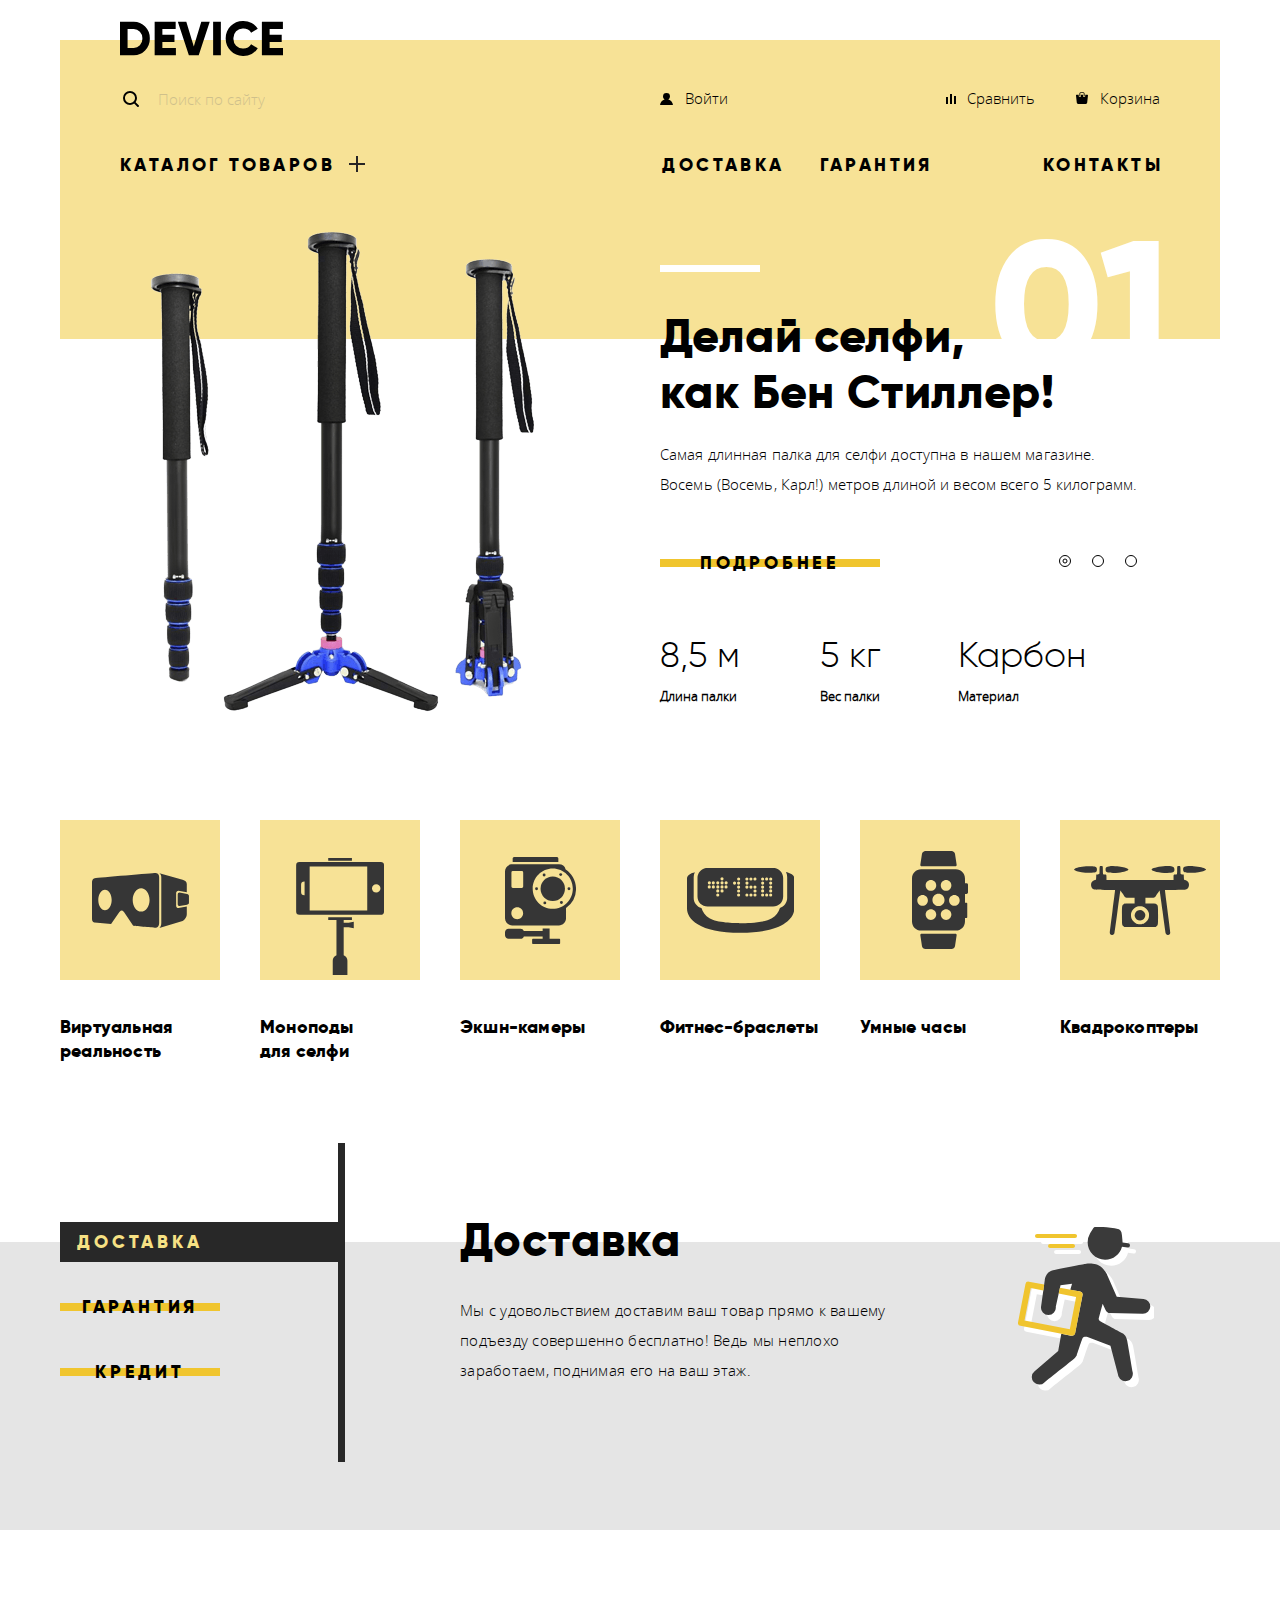
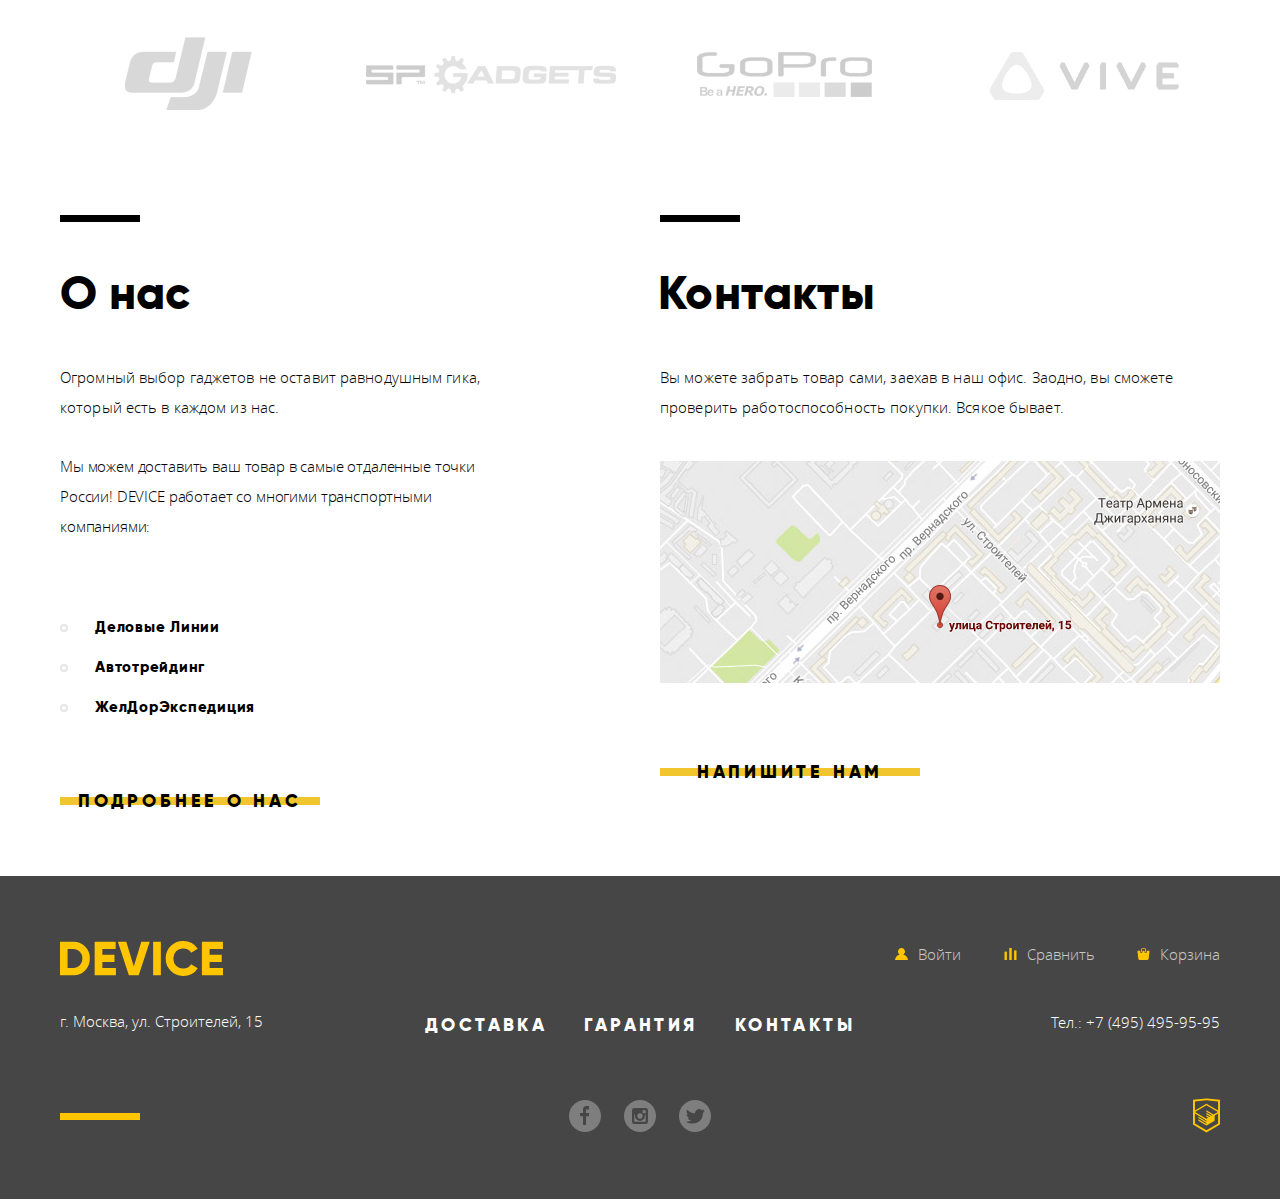
<file: index.html>
<!DOCTYPE html>
<html lang="ru">
  <head>
    <meta charset="utf-8">
    <link rel="stylesheet" href="./css/style.min.css">
    <title>Девайс: магазин гатжетов</title>
  </head>
  <body class="main-page">

    <div style="display: none;">
      <svg xmlns="http://www.w3.org/2000/svg" xmlns:xlink="http://www.w3.org/1999/xlink"><defs>
    <style>.cls-1{fill-rule:evenodd}</style>
  </defs><symbol id="basket" viewbox="0 0 12 12">
<g>
  <path d="M11.864,3.017c-0.082-0.098-0.203-0.154-0.327-0.154H9.225V4.09c0,0.563-0.484,1.022-1.08,1.022c-0.594,0-1.078-0.458-1.078-1.022V2.863H4.909V4.09c0,0.563-0.485,1.022-1.08,1.022c-0.595,0-1.078-0.458-1.078-1.022V2.863H0.438c-0.125,0-0.243,0.056-0.327,0.154C0.028,3.115-0.012,3.245,0.003,3.375l0.776,7.134c0.015,0.806,0.642,1.455,1.411,1.455h7.595c0.77,0,1.396-0.649,1.411-1.455l0.776-7.134C11.987,3.245,11.946,3.115,11.864,3.017z"></path>
  <path d="M3.829,4.499c0.239,0,0.433-0.184,0.433-0.409V1.84c0-0.632,0.672-1.022,1.295-1.022h1.079c0.655,0,1.078,0.401,1.078,1.022v2.25c0,0.225,0.194,0.409,0.431,0.409c0.239,0,0.433-0.184,0.433-0.409V1.84C8.577,0.773,7.761,0,6.636,0H5.557C4.367,0,3.398,0.826,3.398,1.84v2.25C3.398,4.315,3.592,4.499,3.829,4.499z"></path>
</g>
</symbol><symbol id="compare" viewbox="0 0 10 10">
<rect x="8" y="2" width="1.984" height="8"></rect>
<rect y="3" width="1.984" height="7"></rect>
<rect x="4" width="2" height="10"></rect>
</symbol><symbol id="logo-html-academy" viewbox="0 0 26.943 34.09">
  <path d="M13.62,0.017L13.472,0L0,1.412v24.661l13.473,8.017l13.43-7.99l0.042-0.025V1.412L13.62,0.017z M25.019,12.127L13.495,5.334 L13.494,5.23l-0.087,0.05l-0.088-0.056v0.109L1.925,12.118V3.147l11.548-1.212l11.547,1.212V12.127z M13.405,6.787L24.923,13.5 l-4.479,2.64l-7.093-4.221l-0.014,1.415l5.904,3.513l-0.86,0.507l-5.03-2.992l-0.014,1.415l3.827,2.275l-0.782,0.523l-3.031-1.787 l-0.014,1.413l1.853,1.091l-1.8,1.081L2.034,13.622L13.405,6.787z M1.925,15.127l11.411,6.791l0.016,1.044L5.41,18.234L5.395,19.65 l7.979,4.795l0.018,1.076l-7.973-4.74l-0.013,1.414l8.021,4.822l0.046,0.025l8.143-4.872l-0.011-5.177l3.415-2.036v10.021 L13.472,31.85L1.925,24.979V15.127z"></path>
</symbol><symbol id="logo" viewbox="0 0 163 35">
  
  <path id="_-e-logo" d="M-.151.702v33.6h13.532a15.72 15.72 0 0 0 11.72-4.824 16.458 16.458 0 0 0 4.712-11.976 16.458 16.458 0 0 0-4.712-11.976A15.723 15.723 0 0 0 13.381.702H-.151zM7.582 26.91V8.091h5.8a8.646 8.646 0 0 1 6.5 2.568 9.407 9.407 0 0 1 2.489 6.84 9.406 9.406 0 0 1-2.489 6.84 8.642 8.642 0 0 1-6.5 2.568h-5.8zm34.8-5.952h12.082v-7.3H42.378V8.091h13.291V.702H34.645v33.6H55.91V26.91H42.378v-5.952zm36.343 13.344L89.744.702h-8.458l-7.491 24.72L66.304.702h-8.457l11.019 33.6h9.859zm14.4 0h7.733V.702h-7.733v33.6zm38.615-1.416a15.506 15.506 0 0 0 6.041-5.688l-6.67-3.84a7.482 7.482 0 0 1-3.165 3.024 9.87 9.87 0 0 1-4.664 1.1 9.595 9.595 0 0 1-7.177-2.736 9.909 9.909 0 0 1-2.682-7.248 9.909 9.909 0 0 1 2.682-7.248 9.595 9.595 0 0 1 7.177-2.736 9.897 9.897 0 0 1 4.639 1.08 7.592 7.592 0 0 1 3.19 3.048l6.67-3.84a15.873 15.873 0 0 0-6.09-5.688 17.42 17.42 0 0 0-8.409-2.088c-9.779-.272-17.797 7.691-17.591 17.472-.208 9.781 7.809 17.747 17.588 17.476a17.52 17.52 0 0 0 8.458-2.088zm17.881-11.928h12.082v-7.3h-12.085V8.091h13.29V.702h-21.023v33.6h21.265V26.91h-13.532v-5.952z" class="cls-1" data-name="-e-logo"></path>
</symbol><symbol id="user" viewbox="0 0 13 12">
<path d="M0.032,12h12.937c-0.163-2.643-2.074-4.837-4.671-5.543C9.306,5.846,9.985,4.75,9.985,3.485C9.985,1.561,8.425,0,6.5,0S3.015,1.561,3.015,3.485c0,1.264,0.68,2.361,1.688,2.972C2.106,7.163,0.194,9.357,0.032,12z"></path>
</symbol></svg>
    </div>

    <header class="header">
      <nav class="header__navigation">
        <a class="header__logo" aria-label="Логотип компании"><svg width="163" height="35"><use xlink:href="#logo"></use></svg></a>
        <div class="header__top-container">
          <form class="header__form" action="https://echo.htmlacademy.ru" method="GET">
            <input class="header__search" type="search" placeholder="Поиск по сайту">
            <button class="header__search-btn" type="submit">Найти</button>
          </form>
          <ul class="header__user-menu">
            <li class="header__user"><a href="login.html">Войти</a></li>
            <li class="header__compare"><a href="compare.html">Сравнить</a></li>
            <li class="header__backet"><a href="basket.html">Корзина</a></li>
          </ul>
        </div>
        <ul class="header__main-menu">
          <li class="header__item-catalog">
            <a class="header__catalog-link" href="catalog.html">Каталог товаров</a>
            <ul class="catalog-menu catalog-menu--positioner">
              <li><a href="virtual-reality.html">Виртуальная реальность</a></li>
              <li><a href="fitness-braslets.html">Фитнес-браслеты</a></li>
              <li><a href="quadracopters.html">Квадрокоптеры</a></li>
              <li class="catalog-menu__working-link"><a href="monopods-for-selfie.html">Моноподы для селфи</a></li>
              <li><a href="smart-watch.html">Умные часы</a></li>
              <li><a href="action-cameras.html">Экшн-камеры</a></li>
            </ul>
          </li>
          <li><a href="delivery.html">Доставка</a></li>
          <li><a href="warranty.html">Гарантия</a></li>
          <li><a href="contacts.html">Контакты</a></li>
        </ul>
      </nav>
    </header>

    <main>
      <h1 class="visually-hidden">Большой выбор гаджетов в нашем магазине</h1>

      <div class="offer">
        <input class="visually-hidden offer__product-1" id="product-1" type="radio" name="offer-toggle" checked="">
        <input class="visually-hidden offer__product-2" id="product-2" type="radio" name="offer-toggle">
        <input class="visually-hidden offer__product-3" id="product-3" type="radio" name="offer-toggle">

        <ol class="offer__box-slider">
          <li><label class="offer__btn-slider" for="product-1">Первый слайд</label></li>
          <li><label class="offer__btn-slider" for="product-2">Второй слайд</label></li>
          <li><label class="offer__btn-slider" for="product-3">Третий  слайд</label></li>
        </ol>

        <ol class="offer__list">
          <li class="offer__item">
            <h2 class="visually-hidden">Самая длинная палка для селфи</h2>
            <a class="offer__image" href="selfie-monopod.html"><img src="img/offer-1.png" width="384" height="486" alt="Селфи палка"></a>
            <div class="offer__container">
              <p class="offer__title">Делай селфи,<br> как Бен Стиллер!</p>
              <p class="offer__text offer__text--first-slide">Самая длинная палка для селфи доступна в нашем магазине. Восемь (Восемь, Карл!) метров длиной и весом всего 5 килограмм.</p>
              <a class="offer__more btn" href="selfie-monopod.html">Подробнее</a>
              <table class="offer__table">
                <caption class="visually-hidden">Информация о селфи палке - восемь метров</caption>
                <tr>
                  <td>8,5 м</td>
                  <td>5 кг</td>
                  <td>Карбон</td>
                </tr>
                <tr>
                  <th>Длина палки</th>
                  <th>Вес палки</th>
                  <th>Материал</th>
                </tr>
              </table>
            </div>
          </li>

          <li class="offer__item">
            <h2 class="visually-hidden">Фитнес браслеты</h2>
            <a class="offer__image offer__image--watch" href="smart-watch.html"><img src="img/offer-2.png" width="345" height="485" alt="Фитнес-браслеты"></a>
            <div class="offer__container">
              <p class="offer__title">Худеем <br> правильно!</p>
              <p class="offer__text">Мотивирующие фитнес-браслеты помогут найти в себе силы не&nbsp;пропускать занятия и соблюдать диету.</p>
              <a class="offer__more btn" href="smart-watch.html">Подробнее</a>
              <table class="offer__table">
                <caption class="visually-hidden">Информация о фитнес браслетах</caption>
                <tr>
                  <td>48 часов</td>
                </tr>
                <tr>
                  <th>Без подзарядки</th>
                </tr>
              </table>
            </div>
          </li>

          <li class="offer__item">
            <h2 class="visually-hidden">Квадракоптер с замаскированным лазером</h2>
            <a class="offer__image offer__image--quadracopter" href="quadracopters.html"><img src="img/offer-3.png" width="526" height="334" alt="Квадракоптер"></a>
            <div class="offer__container">
              <p class="offer__title">Порхает как бабочка, жалит как пчела!</p>
              <p class="offer__text">Этот обычный, на первый взгляд, квадрокоптер оснащен мощным&nbsp;лазером, замаскированным под стандартную камеру.</p>
              <a class="offer__more btn" href="quadracopters.html">Подробнее</a>
              <table class="offer__table">
                <caption class="visually-hidden">Информация о квадракоптере</caption>
                <tr>
                  <td>800 м</td>
                  <td>50 м</td>
                </tr>
                <tr>
                  <th>Дальность полета</th>
                  <th>Радиус поражения</th>
                </tr>
              </table>
            </div>
          </li>

        </ol>
      </div>

      <section class="categories">
        <h2 class="visually-hidden">Категории товара</h2>
        <ul class="categories__list">

          <li class="categories__item">
            <a href="virtual-reality.html">
            <div class="categories__wrap">
              <img class="categories__img" src="./img/virtual-reality.svg" width="97" height="55" alt="Виртуальная реальность">
            </div>
            <h3 class="categories__title">Виртуальная реальность</h3>
            </a>
          </li>

          <li class="categories__item">
            <a href="monopods-for-selfie.html">
              <div class="categories__wrap categories__wrap--selfie">
                <img class="categories__img" src="./img/monopods-for-selfie.svg" width="88" height="117" alt="Моноподы для селфи">
              </div>
              <h3 class="categories__title">Моноподы для&nbsp;селфи</h3>
            </a>
          </li>

          <li class="categories__item">
            <a href="action-cameras.html">
              <div class="categories__wrap">
                <img class="categories__img" src="./img/action-cameras.svg" width="71" height="87" alt="Экшн-камеры">
              </div>
              <h3 class="categories__title">Экшн-камеры</h3>
            </a>
          </li>

          <li class="categories__item">
            <a href="fitness-braslets.html">
              <div class="categories__wrap">
                <img class="categories__img" src="./img/fitness-braslet.svg" width="107" height="65" alt="Фитнес-браслеты">
              </div>
              <h3 class="categories__title">Фитнес-браслеты</h3>
            </a>
          </li>

          <li class="categories__item">
            <a href="smart-watch.html">
              <div class="categories__wrap">
                <img class="categories__img" src="./img/smart-watch.svg" width="56" height="98" alt="Умные часы">
              </div>
              <h3 class="categories__title">Умные часы</h3>
            </a>
          </li>

          <li class="categories__item">
            <a href="quadracopters.html">
              <div class="categories__wrap">
                <img class="categories__img" src="./img/quadracopters.svg" width="132" height="69" alt="Квадрокоптеры">
              </div>
              <h3 class="categories__title">Квадрокоптеры</h3>
            </a>
          </li>

        </ul>
      </section>

      <section class="servises">
        <h2 class="visually-hidden">Информация о наших сервисах</h2>

        <input class="visually-hidden servises__item-1" id="servises-1" type="radio" name="servises-item" checked="">
        <input class="visually-hidden servises__item-2" id="servises-2" type="radio" name="servises-item">
        <input class="visually-hidden servises__item-3" id="servises-3" type="radio" name="servises-item">

        <div class="servises__container">
          <ul class="servises__list">
            <li class="servises__item servises__item--delivery servises__item--current">
              <label class="servises__label" for="servises-1"><a class="servises__btn btn">Доставка</a></label>
            </li>
            <li class="servises__item servises__item--warranty">
              <label class="servises__label" for="servises-2"><a class="servises__btn btn">Гарантия</a></label>
            </li>
            <li class="servises__item servises__item--credit">
              <label class="servises__label" for="servises-3"><a class="servises__btn btn">Кредит</a></label>
            </li>
          </ul>

          <div class="servises__info-block">
            <div class="servises__wrapper servises__wrapper--delivery" id="servises__delivery">
              <p class="servises__like-h1">Доставка</p>
              <p class="servises__text">Мы с удовольствием доставим ваш товар прямо к вашему подъезду совершенно бесплатно! Ведь мы неплохо заработаем, поднимая его на ваш этаж.</p>
            </div>
            <div class="servises__wrapper servises__wrapper--guarantee" id="servises__guaranty">
              <p class="servises__like-h1">Гарантия</p>
              <p class="servises__text">Если из-за возгорания купленного у нас товара у вас сгорит дом — не переживайте, мы выдадим вам новый.</p>
              <p class="servises__text servises__text--carry-line">Товар, не дом, конечно же.</p>
            </div>
            <div class="servises__wrapper servises__wrapper--credit" id="servises__credit">
              <p class="servises__like-h1">Кредит</p>
              <p class="servises__text">Залезть в долговую яму стало проще! Кредитные консультанты подберут для вас наиболее выгодные условия кредита. Выгодные для нашего банка, разумеется.</p>
            </div>
          </div>
        </div>
      </section>

      <section class="brands">
        <h2 class="visually-hidden">Наши бренды</h2>
        <ul class="brands__list">
          <li class="brands__item"><a class="brands__dji" href="dji.html"><img src="img/dji-logo.png" alt="Логотип компании Dji"></a></li>
          <li class="brands__item"><a class="brands__sp" href="sp-gatgets.html"><img src="img/sp-gatgets-logo.png" alt="Логотип компании sp-gatgets"></a></li>
          <li class="brands__item"><a class="brands__go-pro" href="go-pro.html"><img src="img/go-pro-logo.png" alt="Логотип компании go-pro"></a></li>
          <li class="brands__item"><a class="brands__vive" href="vive.html"><img src="img/vive-logo.png" alt="Логотип компании vive"></a></li>
        </ul>
      </section>

      <div class="info-container">
        <section class="about-us">
          <h2 class="about-us__like-h1">О нас</h2>
          <p>Огромный выбор гаджетов не оставит равнодушным гика, который есть в каждом из нас.</p>
          <p>Мы можем доставить ваш товар в самые отдаленные точки России! DEVICE работает со многими транспортными компаниями:</p>
          <ul class="about-us__list-info">
            <li class="about-us__item">Деловые Линии</li>
            <li class="about-us__item">Автотрейдинг</li>
            <li class="about-us__item">ЖелДорЭкспедиция</li>
          </ul>
          <a class="about-us__btn btn" href="about-us.html">Подробнее о нас</a>
        </section>

        <section class="contacts">
          <h2 class="contacts__like-h1">Контакты</h2>
          <p>Вы можете забрать товар сами, заехав в наш офис. Заодно, вы сможете проверить работоспособность покупки. Всякое бывает.</p>
          <a class="contacts__map" href="https://www.google.com/maps"><img src="img/map.jpg" width="560" height="222" alt="Мы на карте"></a>
          <a class="contacts__btn btn" href="write-us.html">Напишите нам</a>
        </section>
      </div>
    </main>

    <footer class="footer">
      <div class="footer__wrapper">
        <div class="footer__left-container">
          <a class="footer__logo" href="index.html"><svg width="163" height="35"><use xlink:href="#logo"></use></svg></a>
          <p class="footer__address">г. Москва, ул. Строителей, 15 </p>
        </div>

        <div class="footer__center-container">
          <ul class="footer__menu-list">
            <li class="footer__menu-item"><a href="delivery.html">Доставка</a></li>
            <li class="footer__menu-item"><a href="warranty.html">Гарантия</a></li>
            <li class="footer__menu-item"><a href="contacts.html">Контакты</a></li>
          </ul>
          <ul class="footer__social-list">
            <li class="footer__social-item footer__social-item--facebook"><a href="facebook.com"><span class="visually-hidden">Фейсбук</span></a></li>
            <li class="footer__social-item footer__social-item--instagram"><a href="instagram.com"><span class="visually-hidden">Инстаграмм</span></a></li>
            <li class="footer__social-item footer__social-item--twitter"><a href="tvitter.com"><span class="visually-hidden">Твиттер</span></a></li>
          </ul>
        </div>
        <div class="footer__right-container">
          <ul class="footer__user-menu">
            <li class="footer__item-login"><a href="login.html"><svg width="13" height="12"><use xlink:href="#user"></use></svg><span>Войти</span></a></li>
            <li class="footer__item-compare"><a href="compare.html"><svg width="13" height="12"><use xlink:href="#compare"></use></svg><span>Сравнить</span></a></li>
            <li class="footer__item-basket"><a href="basket.html"><svg width="13" height="12"><use xlink:href="#basket"></use></svg><span>Корзина</span></a></li>
          </ul>
          <a class="footer__telephone" href="tel:+74954959595">Тел.: +7 (495) 495-95-95</a>
          <a class="logo-html-academy" href="https://htmlacademy.ru/intensive/htmlcss">
            <svg width="27" height="35"><use xlink:href="#logo-html-academy"></use></svg>
            <span class="visually-hidden">Данная ссылка ведёт на Профессиональный онлайн‑курс HTML и CSS, уровень 1. От HTMLAcaemy</span>
          </a>
        </div>
      </div>
    </footer>

    <section class="popup-feedback">
      <h2 class="visually-hidden">Форма обратной связи</h2>
      <form class="popup-feedback__form" action="https://echo.htmlacademy.ru" method="POST" enctype="application/x-www-form-urlencoded">
        <p class="popup-feedback__paragraph">
          <label for="feedback-name">Ваше имя:</label>
          <input class="popup-feedback__input-name" type="text" name="feedback-name" id="feedback-name" placeholder="Имя Фамилия" aria-label="Введите ваше имя">
        </p>

        <p class="popup-feedback__paragraph">
          <label for="feedback-email">Ваш e-mail:</label>
          <input class="popup-feedback__input-email" type="email" name="feedback-email" id="feedback-email" placeholder="email@example.com" aria-label="Введите вашу почту">
        </p>

        <p class="popup-feedback__paragraph">
          <label for="feedback-text">Текст письма:</label>
          <textarea class="popup-feedback__textarea" name="feedback-text" id="feedback-text" placeholder="В свободной форме" aria-label="Введите текст вашего сообщение"></textarea>
        </p>

        <button class="popup-feedback__btn-send btn" type="submit">Отправить</button>
        <button class="popup-feedback__btn-close" type="button">Закрыть</button>
      </form>
    </section>

    <section class="popup-map">
      <h2 class="visually-hidden">Мы на карте</h2>
      <iframe class="popup-map__google" src="https://www.google.com/maps/embed?pb=!1m18!1m12!1m3!1d505145.0067461913!2d114.79135105159949!3d-8.455996498779978!2m3!1f0!2f0!3f0!3m2!1i1024!2i768!4f13.1!3m3!1m2!1s0x2dd22f7520fca7d3%3A0x2872b62cc456cd84!2sBali!5e0!3m2!1sen!2sua!4v1553933409165!5m2!1sen!2sua" width="960" height="559" allowfullscreen=""></iframe>
      <a class="popup-map__image" href="https://www.google.com/maps"><img src="img/map-popup.jpg" width="960" height="559" alt="Карта с нашими координатами: улица Строителей, 15"></a>
      <button class="popup-map__close" type="button">Закрыть</button>
    </section>


    <script src="./js/main.min.js"></script>
  </body>
</html>
</file>
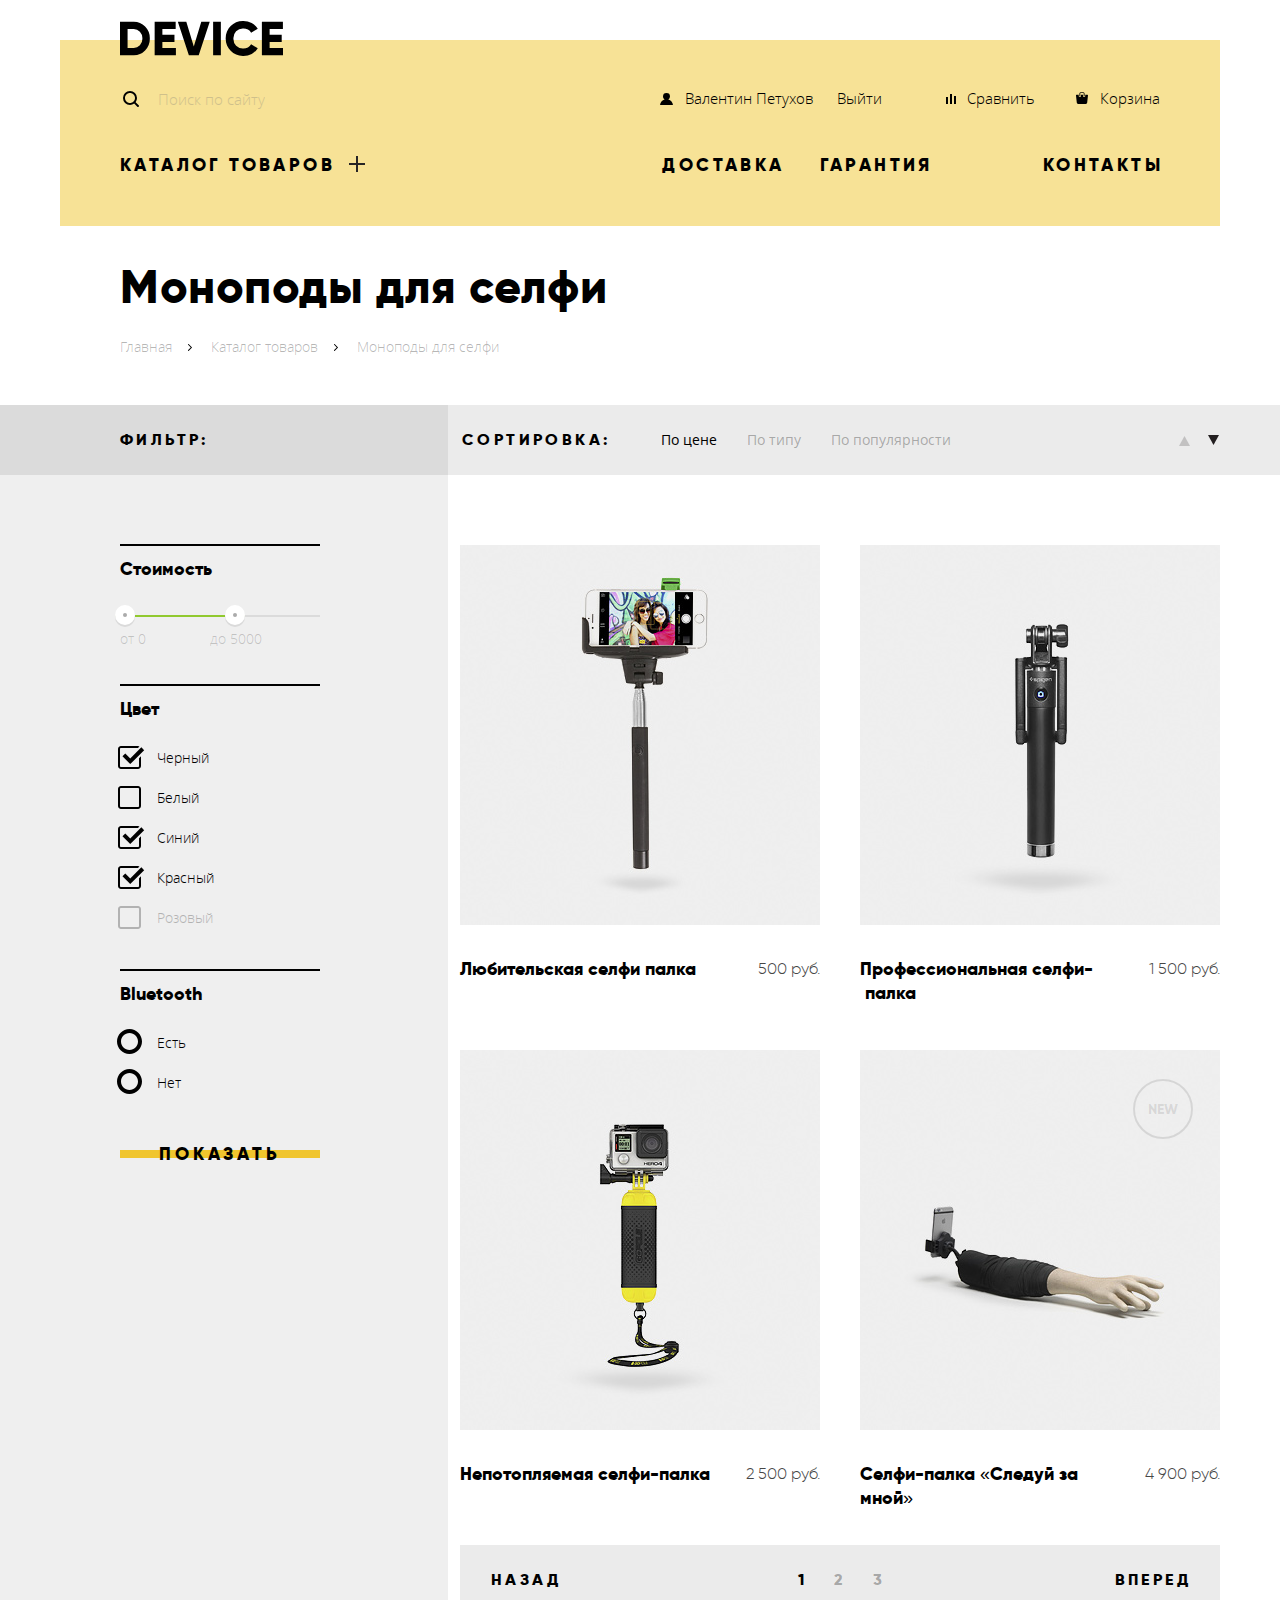
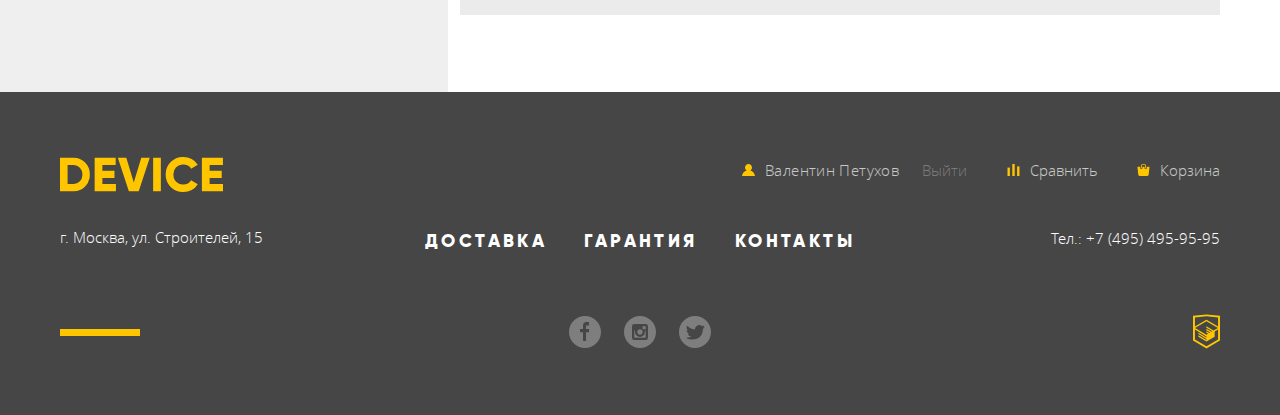
<file: monopods-for-selfie.html>
<!DOCTYPE html>
<html lang="ru">
  <head>
    <meta charset="UTF-8">
    <link rel="stylesheet" href="css/style.min.css">
    <title>Девайс: магазин гатжетов</title>
  </head>
  <body class="catalog-page">

    <div style="display: none;">
      <svg xmlns="http://www.w3.org/2000/svg" xmlns:xlink="http://www.w3.org/1999/xlink"><defs>
    <style>.cls-1{fill-rule:evenodd}</style>
  </defs><symbol id="basket" viewbox="0 0 12 12">
<g>
  <path d="M11.864,3.017c-0.082-0.098-0.203-0.154-0.327-0.154H9.225V4.09c0,0.563-0.484,1.022-1.08,1.022c-0.594,0-1.078-0.458-1.078-1.022V2.863H4.909V4.09c0,0.563-0.485,1.022-1.08,1.022c-0.595,0-1.078-0.458-1.078-1.022V2.863H0.438c-0.125,0-0.243,0.056-0.327,0.154C0.028,3.115-0.012,3.245,0.003,3.375l0.776,7.134c0.015,0.806,0.642,1.455,1.411,1.455h7.595c0.77,0,1.396-0.649,1.411-1.455l0.776-7.134C11.987,3.245,11.946,3.115,11.864,3.017z"></path>
  <path d="M3.829,4.499c0.239,0,0.433-0.184,0.433-0.409V1.84c0-0.632,0.672-1.022,1.295-1.022h1.079c0.655,0,1.078,0.401,1.078,1.022v2.25c0,0.225,0.194,0.409,0.431,0.409c0.239,0,0.433-0.184,0.433-0.409V1.84C8.577,0.773,7.761,0,6.636,0H5.557C4.367,0,3.398,0.826,3.398,1.84v2.25C3.398,4.315,3.592,4.499,3.829,4.499z"></path>
</g>
</symbol><symbol id="compare" viewbox="0 0 10 10">
<rect x="8" y="2" width="1.984" height="8"></rect>
<rect y="3" width="1.984" height="7"></rect>
<rect x="4" width="2" height="10"></rect>
</symbol><symbol id="logo-html-academy" viewbox="0 0 26.943 34.09">
  <path d="M13.62,0.017L13.472,0L0,1.412v24.661l13.473,8.017l13.43-7.99l0.042-0.025V1.412L13.62,0.017z M25.019,12.127L13.495,5.334 L13.494,5.23l-0.087,0.05l-0.088-0.056v0.109L1.925,12.118V3.147l11.548-1.212l11.547,1.212V12.127z M13.405,6.787L24.923,13.5 l-4.479,2.64l-7.093-4.221l-0.014,1.415l5.904,3.513l-0.86,0.507l-5.03-2.992l-0.014,1.415l3.827,2.275l-0.782,0.523l-3.031-1.787 l-0.014,1.413l1.853,1.091l-1.8,1.081L2.034,13.622L13.405,6.787z M1.925,15.127l11.411,6.791l0.016,1.044L5.41,18.234L5.395,19.65 l7.979,4.795l0.018,1.076l-7.973-4.74l-0.013,1.414l8.021,4.822l0.046,0.025l8.143-4.872l-0.011-5.177l3.415-2.036v10.021 L13.472,31.85L1.925,24.979V15.127z"></path>
</symbol><symbol id="logo" viewbox="0 0 163 35">
  
  <path id="_-e-logo" d="M-.151.702v33.6h13.532a15.72 15.72 0 0 0 11.72-4.824 16.458 16.458 0 0 0 4.712-11.976 16.458 16.458 0 0 0-4.712-11.976A15.723 15.723 0 0 0 13.381.702H-.151zM7.582 26.91V8.091h5.8a8.646 8.646 0 0 1 6.5 2.568 9.407 9.407 0 0 1 2.489 6.84 9.406 9.406 0 0 1-2.489 6.84 8.642 8.642 0 0 1-6.5 2.568h-5.8zm34.8-5.952h12.082v-7.3H42.378V8.091h13.291V.702H34.645v33.6H55.91V26.91H42.378v-5.952zm36.343 13.344L89.744.702h-8.458l-7.491 24.72L66.304.702h-8.457l11.019 33.6h9.859zm14.4 0h7.733V.702h-7.733v33.6zm38.615-1.416a15.506 15.506 0 0 0 6.041-5.688l-6.67-3.84a7.482 7.482 0 0 1-3.165 3.024 9.87 9.87 0 0 1-4.664 1.1 9.595 9.595 0 0 1-7.177-2.736 9.909 9.909 0 0 1-2.682-7.248 9.909 9.909 0 0 1 2.682-7.248 9.595 9.595 0 0 1 7.177-2.736 9.897 9.897 0 0 1 4.639 1.08 7.592 7.592 0 0 1 3.19 3.048l6.67-3.84a15.873 15.873 0 0 0-6.09-5.688 17.42 17.42 0 0 0-8.409-2.088c-9.779-.272-17.797 7.691-17.591 17.472-.208 9.781 7.809 17.747 17.588 17.476a17.52 17.52 0 0 0 8.458-2.088zm17.881-11.928h12.082v-7.3h-12.085V8.091h13.29V.702h-21.023v33.6h21.265V26.91h-13.532v-5.952z" class="cls-1" data-name="-e-logo"></path>
</symbol><symbol id="user" viewbox="0 0 13 12">
<path d="M0.032,12h12.937c-0.163-2.643-2.074-4.837-4.671-5.543C9.306,5.846,9.985,4.75,9.985,3.485C9.985,1.561,8.425,0,6.5,0S3.015,1.561,3.015,3.485c0,1.264,0.68,2.361,1.688,2.972C2.106,7.163,0.194,9.357,0.032,12z"></path>
</symbol></svg>
    </div>

    <header class="header header--catalog-page">
      <nav class="header__navigation">
        <a class="header__logo" href="index.html" aria-label="Логотип компании"><svg width="163" height="35"><use xlink:href="#logo"></use></svg></a>
        <div class="header__top-container">
          <form class="header__form" action="https://echo.htmlacademy.ru" method="GET">
            <input class="header__search" type="search" placeholder="Поиск по сайту">
            <button class="header__search-btn" type="submit">Найти</button>
          </form>
          <ul class="header__user-menu header__user-menu--monopods">
            <li class="header__user"><a href="user.html">Валентин Петухов</a></li>
            <li><a href="login.html">Выйти</a></li>
            <li class="header__compare"><a href="compare.html">Сравнить</a></li>
            <li class="header__backet"><a href="basket.html">Корзина</a></li>
          </ul>
        </div>
        <ul class="header__main-menu">
          <li class="header__item-catalog">
            <a class="header__catalog-link" href="catalog.html">Каталог товаров</a>
            <ul class="catalog-menu catalog-menu--positioner">
              <li><a href="virtual-reality.html">Виртуальная реальность</a></li>
              <li><a href="fitness-braslets.html">Фитнес-браслеты</a></li>
              <li><a href="quadracopters.html">Квадрокоптеры</a></li>
              <li><a class="catalog-menu__current">Моноподы для селфи</a></li>
              <li><a href="smart-watch.html">Умные часы</a></li>
              <li><a href="action-cameras.html">Экшн-камеры</a></li>
            </ul>
          </li>
          <li><a href="delivery.html">Доставка</a></li>
          <li><a href="warranty.html">Гарантия</a></li>
          <li><a href="contacts.html">Контакты</a></li>
        </ul>
      </nav>
    </header>

    <main>
      <div class="bread-crumbs">
        <h1 class="bread-crumbs__title">Моноподы для селфи</h1>
        <ul class="bread-crumbs__wripper">
          <li><a href="index.html">Главная</a></li>
          <li><a href="catalog.html">Каталог товаров</a></li>
          <li><a>Моноподы для селфи</a></li>
        </ul>
      </div>

      <div class="catalog-container">
        <div class="catalog-container__positioner">
          <section class="filters">
            <h2 class="filters__title">Фильтр:</h2>

            <form class="filters__form" action="https://echo.htmlacademy.ru" method="GET">
              <fieldset class="filters__price-level">
                <legend class="filters__sub-title filters__sub-title--level">Стоимость</legend>
                  <div class="filters__container-scale">
                    <div class="filters__container-bar">
                        <div class="filters__toggle filters__toggle--min"></div>
                        <div class="filters__toggle filters__toggle--max"></div>
                    </div>
                    <span class="filters__cost-min">от 0</span>
                    <span class="filters__cost-max">до 5000</span>
                  </div>
              </fieldset>

              <fieldset class="filters__sorting-color">
                <legend class="filters__sub-title filters__sub-title--color">Цвет</legend>
                <input class="visually-hidden filters__color-input" type="checkbox" id="black" name="black" checked="">
                <label class="filters__color-label" for="black">Черный</label>
                <input class="visually-hidden filters__color-input" type="checkbox" id="white" name="white">
                <label class="filters__color-label" for="white">Белый</label>
                <input class="visually-hidden filters__color-input" type="checkbox" id="blue" name="blue" checked="">
                <label class="filters__color-label" for="blue">Синий</label>
                <input class="visually-hidden filters__color-input" type="checkbox" id="red" name="red" checked="">
                <label class="filters__color-label" for="red">Красный</label>
                <input class="visually-hidden filters__color-input" type="checkbox" id="pink" name="pink" disabled="">
                <label class="filters__color-label" for="pink">Розовый</label>
              </fieldset>

              <fieldset class="filters__bluetooth">
                <legend class="filters__sub-title filters__sub-title--Bluetooth">Bluetooth</legend>
                <input class="visually-hidden filters__bluetooth-input" type="radio" name="bluetooth" id="yes">
                <label class="filters__bluetooth-label" for="yes">Есть</label>
                <input class="visually-hidden filters__bluetooth-input" type="radio" name="bluetooth" id="no">
                <label class="filters__bluetooth-label" for="no">Нет</label>
              </fieldset>
              <button class="filters__btn btn" type="submit">Показать</button>
            </form>
          </section>

          <section class="catalog">
            <div class="sorting">
              <h3 class="sorting__title">Сортировка:</h3>
              <ul class="sorting__list">
                <li><a class="sorting__btn sorting__btn--active" href="by-price.html">По цене</a></li>
                <li><a class="sorting__btn" href="by-type.html">По типу</a></li>
                <li><a class="sorting__btn" href="by-popularity.html">По популярности</a></li>
              </ul>
              <div class="sorting__container-btn">
                <button class="sorting__arrow sorting__arrow--up" type="button">Сортировать по возрастанию</button>
                <button class="sorting__arrow sorting__arrow--down sorting__arrow--active" type="button">Сортировать по убыванию</button>
              </div>
            </div>

            <ul class="catalog__list">
              <li class="catalog__item">
                <div class="catalog__img-container">
                  <img src="img/product-1.jpg" width="360" height="380" alt="Любительская селфи палка">
                  <div class="catalog__hover-container">
                    <a class="catalog__hover-btn btn" href="basket.html">В корзину</a>      <!-- при наведении -->
                    <a class="catalog__hover-info" href="compare.html">Добавить к сравнению</a> <!-- при наведении -->
                  </div>
                </div>
                <div class="catalog__item-info">
                  <a class="catalog__item-name" href="amateur-selfie-stick.html">Любительская селфи палка</a>
                  <span class="catalog__price-item">500 руб.</span>
                </div>
              </li>
              <li class="catalog__item">
                <div class="catalog__img-container">
                  <img src="img/product-2.jpg" width="360" height="380" alt="Профессиональная селфи-палка">
                  <div class="catalog__hover-container">
                    <a class="catalog__hover-btn btn" href="basket.html">В корзину</a>      <!-- при наведении -->
                    <a class="catalog__hover-info" href="compare.html">Добавить к сравнению</a> <!-- при наведении -->
                  </div>
                </div>
                <div class="catalog__item-info">
                  <a class="catalog__item-name" href="professional-selfie-stick.hrml">Профессиональная селфи-&nbsp;палка</a>
                  <span class="catalog__price-item">1 500 руб.</span>
                </div>
              </li>
              <li class="catalog__item">
                <div class="catalog__img-container">
                  <img src="img/product-3.jpg" width="360" height="380" alt="Непотопляемая селфи-палка">
                  <div class="catalog__hover-container">
                    <a class="catalog__hover-btn btn" href="basket.html">В корзину</a>      <!-- при наведении -->
                    <a class="catalog__hover-info" href="compare.html">Добавить к сравнению</a> <!-- при наведении -->
                  </div>
                </div>
                <div class="catalog__item-info">
                  <a class="catalog__item-name" href="unsinkable-selfie-stick.hrml">Непотопляемая селфи-палка</a>
                  <span class="catalog__price-item">2 500 руб.</span>
                </div>
              </li>
              <li class="catalog__item">
                <div class="catalog__img-container">
                  <span class="catalog__new-item">
                    <span class="visually-hidden">Новый товар</span>
                  </span>
                  <img src="img/product-4.jpg" width="360" height="380" alt="Селфи-палка «Следуй за мной»">
                  <div class="catalog__hover-container">
                    <a class="catalog__hover-btn btn" href="basket.html">В корзину</a>      <!-- при наведении -->
                    <a class="catalog__hover-info" href="compare.html">Добавить к сравнению</a> <!-- при наведении -->
                  </div>
                </div>
                <div class="catalog__item-info">
                  <a class="catalog__item-name" href="follow-me-selfie-stick.html">Селфи-палка «Следуй за мной»</a>
                  <span class="catalog__price-item">4 900 руб.</span>
                </div>
              </li>
            </ul>

            <div class="pagination">
              <a class="pagination__another-page pagination__another-page--before" aria-label="Перейти назад">Назад</a>
              <ul class="pagination__list">
                <li class="pagination__item pagination__item--current"><a>1</a></li>
                <li class="pagination__item"><a href="#">2</a></li>
                <li class="pagination__item"><a href="#">3</a></li>
              </ul>
              <a class="pagination__another-page pagination__another-page--after" href="next.html" aria-label="Перейти вперед">Вперед</a>
            </div>

          </section>
        </div>
      </div>
    </main>

    <footer class="footer">
      <div class="footer__wrapper">
        <div class="footer__left-container">
          <a class="footer__logo" href="index.html"><svg width="163" height="35"><use xlink:href="#logo"></use></svg></a>
          <p class="footer__address">г. Москва, ул. Строителей, 15 </p>
        </div>

        <div class="footer__center-container">
          <ul class="footer__menu-list">
            <li class="footer__menu-item"><a href="delivery.html">Доставка</a></li>
            <li class="footer__menu-item"><a href="warranty.html">Гарантия</a></li>
            <li class="footer__menu-item"><a href="contacts.html">Контакты</a></li>
          </ul>
          <ul class="footer__social-list">
            <li class="footer__social-item footer__social-item--facebook"><a href="facebook.com"><span class="visually-hidden">Фейсбук</span></a></li>
            <li class="footer__social-item footer__social-item--instagram"><a href="instagram.com"><span class="visually-hidden">Инстаграмм</span></a></li>
            <li class="footer__social-item footer__social-item--twitter"><a href="tvitter.com"><span class="visually-hidden">Твиттер</span></a></li>
          </ul>
        </div>
        <div class="footer__right-container">
          <ul class="footer__user-menu footer__user-menu--catalog">
            <li class="footer__item-login footer__item-login--user"><a href="login.html"><svg width="13" height="12"><use xlink:href="#user"></use></svg><span>Валентин Петухов</span></a></li>
            <li><a class="footer__user-exit" href="login.html">Выйти</a></li>
            <li class="footer__item-compare"><a href="compare.html"><svg width="13" height="12"><use xlink:href="#compare"></use></svg><span>Сравнить</span></a></li>
            <li class="footer__item-basket"><a href="basket.html"><svg width="13" height="12"><use xlink:href="#basket"></use></svg><span>Корзина</span></a></li>
          </ul>
          <a class="footer__telephone" href="tel:+74954959595">Тел.: +7 (495) 495-95-95</a>
          <a class="logo-html-academy" href="https://htmlacademy.ru/intensive/htmlcss">
            <svg width="27" height="35"><use xlink:href="#logo-html-academy"></use></svg>
            <span class="visually-hidden">Данная ссылка ведёт на Профессиональный онлайн‑курс HTML и CSS, уровень 1. От HTMLAcaemy</span>
          </a>
        </div>
      </div>
    </footer>

  </body>
</html>
</file>
<file: css/style.min.css>
@-webkit-keyframes falling-out-up{0%{-webkit-transform:translate(-50%,2000px);transform:translate(-50%,2000px)}30%{-webkit-transform:translate(-50%,-51.5%);transform:translate(-50%,-51.5%)}50%{-webkit-transform:translate(-50%,-48.5%);transform:translate(-50%,-48.5%)}70%{-webkit-transform:translate(-50%,-50.5%);transform:translate(-50%,-50.5%)}90%{-webkit-transform:translate(-50%,-49.5%);transform:translate(-50%,-49.5%)}to{-webkit-transform:translate(-50%,-50%);transform:translate(-50%,-50%)}}@keyframes falling-out-up{0%{-webkit-transform:translate(-50%,2000px);transform:translate(-50%,2000px)}30%{-webkit-transform:translate(-50%,-51.5%);transform:translate(-50%,-51.5%)}50%{-webkit-transform:translate(-50%,-48.5%);transform:translate(-50%,-48.5%)}70%{-webkit-transform:translate(-50%,-50.5%);transform:translate(-50%,-50.5%)}90%{-webkit-transform:translate(-50%,-49.5%);transform:translate(-50%,-49.5%)}to{-webkit-transform:translate(-50%,-50%);transform:translate(-50%,-50%)}}@-webkit-keyframes shake-x{0%,to{-webkit-transform:translateX(0);transform:translateX(0)}10%,30%,50%,70%,90%{-webkit-transform:translateX(-10px);transform:translateX(-10px);background-color:rgba(255,137,101,.447)}20%,40%,60%,80%{-webkit-transform:translateX(10px);transform:translateX(10px);background-color:rgba(255,137,101,.447)}}@keyframes shake-x{0%,to{-webkit-transform:translateX(0);transform:translateX(0)}10%,30%,50%,70%,90%{-webkit-transform:translateX(-10px);transform:translateX(-10px);background-color:rgba(255,137,101,.447)}20%,40%,60%,80%{-webkit-transform:translateX(10px);transform:translateX(10px);background-color:rgba(255,137,101,.447)}}@-webkit-keyframes falling-out-right{0%{-webkit-transform:translate(2000px,-50%);transform:translate(2000px,-50%)}20%{-webkit-transform:translate(-52%),-50%;transform:translate(-52%),-50%}40%{-webkit-transform:translate(-48%,-50%);transform:translate(-48%,-50%)}60%{-webkit-transform:translate(-51%,-50%);transform:translate(-51%,-50%)}80%{-webkit-transform:translate(-49%,-50%);transform:translate(-49%,-50%)}to{-webkit-transform:translate(-50%,-50%);transform:translate(-50%,-50%)}}@keyframes falling-out-right{0%{-webkit-transform:translate(2000px,-50%);transform:translate(2000px,-50%)}20%{-webkit-transform:translate(-52%),-50%;transform:translate(-52%),-50%}40%{-webkit-transform:translate(-48%,-50%);transform:translate(-48%,-50%)}60%{-webkit-transform:translate(-51%,-50%);transform:translate(-51%,-50%)}80%{-webkit-transform:translate(-49%,-50%);transform:translate(-49%,-50%)}to{-webkit-transform:translate(-50%,-50%);transform:translate(-50%,-50%)}}@font-face{font-family:"gilroyextrabold";src:local("giloryextrabold"),url(../fonts/gilroyextrabold-webfont.woff) format("woff2"),url(../fonts/gilroyextrabold-webfont.woff) format("woff");font-weight:400;font-style:normal}@font-face{font-family:"gilroylight";src:local("gilroylight"),url(../fonts/gilroylight-webfont.woff2) format("woff2"),url(../fonts/gilroylight-webfont.woff) format("woff");font-weight:400;font-style:normal}@font-face{font-family:"open_sanslight";src:local("open_sanslight"),url(../fonts/opensans-light-webfont.woff2) format("woff2"),url(../fonts/opensans-light-webfont.woff) format("woff");font-weight:400;font-style:normal}@font-face{font-family:"open_sansregular";src:local("open_sansregular"),url(../fonts/opensans-regular-webfont.woff2) format("woff2"),url(../fonts/opensans-regular-webfont.woff) format("woff");font-weight:400;font-style:normal}html{font-family:sans-serif;-ms-text-size-adjust:100%;-webkit-text-size-adjust:100%;-webkit-box-sizing:border-box;box-sizing:border-box}body{margin:0;min-width:1200px;font-family:"open_sanslight","Arial",sans-serif}article,aside,details,figcaption,figure,footer,header,hgroup,main,menu,nav,section,summary{display:block}audio,canvas,progress,video{display:inline-block;vertical-align:baseline}audio:not([controls]){display:none;height:0}[hidden],template{display:none}a{background-color:transparent;text-decoration:none}a:active,a:hover{outline:0}abbr[title]{border-bottom:1px dotted}b,strong{font-weight:700}dfn{font-style:italic}h1{font-size:2em;margin:.67em 0}mark{background:#ff0;color:#000}small{font-size:80%}sub,sup{font-size:75%;line-height:0;position:relative;vertical-align:baseline}sup{top:-.5em}sub{bottom:-.25em}img{border:0}svg:not(:root){overflow:hidden}figure{margin:1em 40px}hr{-webkit-box-sizing:content-box;box-sizing:content-box;height:0}pre{overflow:auto}code,kbd,pre,samp{font-family:monospace,monospace;font-size:1em}button,input,optgroup,select,textarea{color:inherit;font:inherit;margin:0}button{overflow:visible}button,select{text-transform:none}button,html input[type=button],input[type=reset],input[type=submit]{-webkit-appearance:button;cursor:pointer}button[disabled],html input[disabled]{cursor:default}button::-moz-focus-inner,input::-moz-focus-inner{border:0;padding:0}input{line-height:normal}input[type=checkbox],input[type=radio]{-webkit-box-sizing:border-box;box-sizing:border-box;padding:0}input[type=number]::-webkit-inner-spin-button,input[type=number]::-webkit-outer-spin-button{height:auto}input[type=search]{-webkit-appearance:textfield;-webkit-box-sizing:content-box;box-sizing:content-box}input[type=search]::-webkit-search-cancel-button,input[type=search]::-webkit-search-decoration{-webkit-appearance:none}fieldset{border:1px solid silver;margin:0 2px;padding:.35em .625em .75em}.visually-hidden,legend{border:0;padding:0}textarea{overflow:auto}optgroup{font-weight:700}table{border-collapse:collapse;border-spacing:0}td,th{padding:0}*,::after,::before{-webkit-box-sizing:inherit;box-sizing:inherit}.visually-hidden{position:absolute;width:1px;height:1px;margin:-1px;clip:rect(0 0 0 0);overflow:hidden}a[href]{cursor:pointer}.btn{background:-webkit-gradient(linear,left top,left bottom,color-stop(40%,transparent),color-stop(40%,#f0c52e),color-stop(60%,#f0c52e),color-stop(60%,transparent));background:linear-gradient(to bottom,transparent 40%,#f0c52e 40%,#f0c52e 60%,transparent 60%)}.btn:hover{background:-webkit-gradient(linear,left top,left bottom,from(#f0c52e),to(#f0c52e));background:linear-gradient(to bottom,#f0c52e,#f0c52e)}.btn:focus{background:-webkit-gradient(linear,left top,left bottom,from(#f0c52e),to(#f0c52e));background:linear-gradient(to bottom,#f0c52e,#f0c52e)}.btn:active{color:rgba(0,0,0,.3)}.about-us{position:relative;padding-right:135px}.about-us p{margin:0 0 29px;font-family:"open_sanslight","Arial",sans-serif;font-size:15px;line-height:30px}.about-us p:first-of-type{letter-spacing:.03mm}.about-us p:last-of-type{margin-bottom:67px;letter-spacing:-.04mm}.about-us::before{position:absolute;top:-55px;width:80px;height:7px;content:"";background-color:#000}.about-us__like-h1{margin:0 0 44px;font-size:47px;line-height:48px}.about-us__btn,.about-us__like-h1,.about-us__list-info{font-family:"gilroyextrabold","Arial",sans-serif}.about-us__list-info{margin:0 0 53px;list-style:none;padding:0;font-size:15px;line-height:40px;letter-spacing:.2mm}.about-us__item::before{content:"";display:inline-block;width:8px;height:8px;margin:0 27px 0 0;border:2px solid #e5e5e5;border-radius:50%}.about-us__btn{display:block;width:260px;padding:8px 0;text-align:center;font-size:18px;line-height:24px;font-weight:700;text-transform:uppercase;letter-spacing:1mm;color:#000}.brands{width:100%;height:100px;margin-bottom:93px}.brands__list{display:-webkit-box;display:-ms-flexbox;display:flex;-ms-flex-pack:distribute;justify-content:space-around;width:1197px;margin:0 auto;padding:0;list-style:none}.brands__item a,.catalog__img-container img,.contacts__map img{display:block}.brands__dji:hover{background:url(../img/dji-logo-hover.jpg)}.brands__sp:hover{background:url(../img/sp-gatgets-logo-hover.jpg)}.brands__go-pro:hover{background:url(../img/go-pro-logo-hover.jpg)}.brands__vive:hover{background:url(../img/vive-logo-hover.jpg)}.bread-crumbs{width:1040px;margin:0 auto 46px;padding-top:38px}.bread-crumbs__title{margin:0 0 23px;font-family:"gilroyextrabold","Arial",sans-serif;font-size:47px;line-height:48px;letter-spacing:.15mm}.bread-crumbs__wripper{display:-webkit-box;display:-ms-flexbox;display:flex;margin:0;padding:0;list-style:none}.bread-crumbs__wripper li{position:relative;margin-right:39px;font-family:"open_sanslight","Arial",sans-serif;font-size:14px;line-height:24px;color:rgba(0,0,0,.3);background-color:#fff}.bread-crumbs__wripper li:not(:last-of-type)::after{position:absolute;top:9px;right:-20px;width:4px;height:7px;content:"";background:url(../img/nav-arrow.svg)}.bread-crumbs__wripper a{font-family:"open_sanslight","Arial",sans-serif;font-size:14px;line-height:24px;color:rgba(0,0,0,.3);background-color:#fff}.bread-crumbs__wripper a[href]:hover{color:rgba(0,0,0,.6)}.bread-crumbs__wripper a[href]:active{color:rgba(0,0,0,.1)}.catalog-container{position:relative;z-index:1;background-image:-webkit-gradient(linear,left top,right top,color-stop(35%,#efefef),color-stop(35%,#fff));background-image:linear-gradient(to right,#efefef 35%,#fff 35%)}.catalog-container::before{content:"";position:absolute;z-index:-1;top:0;width:100%;height:70px;background-image:-webkit-gradient(linear,left top,right top,color-stop(35%,#dbdbdb),color-stop(35%,#ebebeb));background-image:linear-gradient(to right,#dbdbdb 35%,#ebebeb 35%)}.catalog-container__positioner{display:-webkit-box;display:-ms-flexbox;display:flex;width:1160px;margin:0 auto}.catalog-menu{position:absolute;top:35px;left:0;z-index:1;display:none;-ms-flex-wrap:wrap;flex-wrap:wrap;width:1160px;margin:0 0 0 -60px;padding-left:60px;padding-right:540px;padding-bottom:33px;list-style:none;background-color:#f7e296}.catalog-menu::before{content:"";position:absolute;width:550px;height:25px;margin-top:-21px}.catalog-menu li{margin-right:57px}.catalog-menu li:nth-child(2){margin-right:75px}.catalog-menu li:nth-child(3){margin-right:0}.catalog-menu li:nth-child(4){margin-right:84px}.catalog-menu li:nth-child(5){margin-right:225px}.catalog-menu a{font-family:"open_sanslight","Aria",sans-serif;font-size:15px;line-height:36px;letter-spacing:.05mm;color:#000;background-color:#f7e296}.catalog-menu--positioner{margin-top:10px}.catalog-menu__working-link a{font-family:"gilroyextrabold","Aria",sans-serif;background-color:#f5c518}.catalog{width:832px}.catalog__list{display:-webkit-box;display:-ms-flexbox;display:flex;-ms-flex-wrap:wrap;flex-wrap:wrap;-webkit-box-pack:justify;-ms-flex-pack:justify;justify-content:space-between;margin:0 0 35px;padding:25px 0 0 72px;list-style:none}.catalog__item{position:relative;width:360px;margin-top:45px}.catalog__img-container,.catalog__new-item::before{-webkit-box-pack:center;-ms-flex-pack:center;justify-content:center}.catalog__new-item::before{top:29px;right:27px;-webkit-box-align:center;-ms-flex-align:center;align-items:center;height:60px;content:"NEW";font-family:"gilroyextrabold","Arial",sans-serif;font-size:14px;line-height:24px;color:rgba(0,0,0,.1);border:2px solid rgba(0,0,0,.1);border-radius:50%;z-index:1;position:absolute;width:60px}.catalog__img-container{position:relative;width:360px;margin-bottom:32px;overflow:hidden}.catalog__img-container:hover::before{position:absolute;content:"";width:100%;height:100%;background-color:#eee;opacity:.7;z-index:2}.catalog__img-container,.catalog__img-container:hover .catalog__hover-container,.catalog__item-info,.catalog__new-item::before{display:-webkit-box;display:-ms-flexbox;display:flex}.catalog__item-info{-webkit-box-pack:justify;-ms-flex-pack:justify;justify-content:space-between}.catalog__item-name,.categories__item a{width:255px;font-family:"gilroyextrabold","Arial",sans-serif;font-size:18px;line-height:24px;color:#000;background-color:#fff}.catalog__price-item{font-family:"gilroylight","Arial",sans-serif;font-size:16px;line-height:24px;color:#464646}.catalog__hover-container{display:none;position:absolute;top:50%;-webkit-box-orient:vertical;-webkit-box-direction:normal;-ms-flex-direction:column;flex-direction:column;-webkit-box-align:center;-ms-flex-align:center;align-items:center;width:300px;margin-top:-12px}.catalog__hover-btn{width:200px;margin-bottom:15px;padding:8px 0;font-family:"gilroyextrabold","Arial",sans-serif;font-size:18px;line-height:24px;letter-spacing:1mm;text-align:center;color:#000;text-transform:uppercase;z-index:10}.catalog__hover-info{font-family:"open_sansregular","Arial",sans-serif;font-size:13px;line-height:36px;color:rgba(0,0,0,.5)}.catalog__hover-info:hover{color:#000}.catalog__hover-info:active{color:rgba(0,0,0,.2)}.categories{width:1160px;margin:0 auto 179px}.categories__list,.categories__wrap{display:-webkit-box;display:-ms-flexbox;display:flex}.categories__list{margin:0 auto;padding:0;list-style:none;-webkit-box-pack:justify;-ms-flex-pack:justify;justify-content:space-between}.categories__wrap{-webkit-box-align:center;-ms-flex-align:center;align-items:center;-webkit-box-pack:center;-ms-flex-pack:center;justify-content:center;width:160px;height:160px;background-color:rgba(240,197,46,.5)}.categories__wrap--selfie{-webkit-box-align:end;-ms-flex-align:end;align-items:flex-end;padding-bottom:5px}.categories__item a{display:inline-block;width:160px;letter-spacing:.05mm}.categories__item a:hover .categories__wrap{background-color:#f0c52e}.categories__item a:active .categories__img,.categories__item a:active .categories__title{opacity:.3}.categories__title{margin:35px 0 0;font-size:18px}.contacts,.filters__form legend{position:relative}.contacts p{margin:0 0 39px;font-family:"open_sanslight","Arial",sans-serif;font-size:15px;line-height:30px;letter-spacing:.03mm}.contacts::before,.filters__form legend::before{position:absolute;top:-55px;width:80px;height:7px;content:"";background-color:#000}.contacts__like-h1{margin:0 0 44px -2px;font-family:"gilroyextrabold","Arial",sans-serif;font-size:47px;line-height:48px;letter-spacing:.1mm}.contacts__map{display:block;margin-bottom:69px}.contacts__btn{display:inline-block;width:260px;padding:8px 0;font-family:"gilroyextrabold","Arial",sans-serif;text-align:center;font-size:18px;line-height:24px;font-weight:700;text-transform:uppercase;letter-spacing:1mm;color:#000}.filters{position:relative;width:268px;margin-left:60px}.filters__title{display:-webkit-box;display:-ms-flexbox;display:flex;-webkit-box-align:center;-ms-flex-align:center;align-items:center;height:70px;margin:0;font-family:"gilroyextrabold","Arial",sans-serif;font-size:16px;line-height:24px;letter-spacing:.9mm;text-transform:uppercase}.filters__form{width:200px;padding-top:82px}.filters__form legend::before{top:-13px;width:200px;height:2px}.filters__sub-title{font-family:"gilroyextrabold","Arial",sans-serif;font-size:18px;line-height:24px}.filters__sub-title--level{margin-bottom:34px}.filters__sub-title--Bluetooth,.filters__sub-title--color{margin-bottom:17px}.filters__price-level{width:200px;height:132px;padding:0;margin:0 0 8px;border:0}.filters__container-scale{width:100%;height:2px;background-color:#dbdbdb}.filters__container-bar{position:relative;width:130px;height:2px;margin-left:-5px;margin-bottom:10px;background-color:#91c92f}.filters__toggle{display:-webkit-box;display:-ms-flexbox;display:flex;-webkit-box-align:center;-ms-flex-align:center;align-items:center;-webkit-box-pack:center;-ms-flex-pack:center;justify-content:center;position:absolute;top:-10px;left:0;width:20px;height:20px;border-radius:20px;background-color:#fff;-webkit-box-shadow:0 2px 0 0 #dadada;box-shadow:0 2px 0 0 #dadada;cursor:pointer}.filters__toggle::after{position:absolute;width:4px;height:4px;content:"";border-radius:50%;background-color:#ababab}.filters__toggle--min:active{top:-11px;left:-1px;width:22px;height:22px}.filters__toggle--max:active::after,.filters__toggle--min:active::after{width:5px;height:5px}.filters__toggle--max{left:auto;right:0}.filters__toggle--max:active{top:-11px;right:-1px;width:22px;height:22px}.filters__cost-max,.filters__cost-min{font-size:14px;line-height:24px;font-weight:300;color:rgba(0,0,0,.2)}.filters__cost-min{margin-right:60px}.filters__sorting-color{display:-webkit-box;display:-ms-flexbox;display:flex;-webkit-box-orient:vertical;-webkit-box-direction:normal;-ms-flex-direction:column;flex-direction:column;padding:0;margin:0 0 44px;border:0}.filters__color-label{position:relative;display:block;padding-left:37px;font-size:14px;line-height:40px;cursor:pointer}.filters__color-label::before{position:absolute;top:8px;left:-2px;width:27px;height:23px;content:"";background:url(../img/checkbox-off.svg);background-repeat:no-repeat}.filters__color-input:checked+.filters__color-label::before{background:url(../img/checkbox-on.svg)}.filters__bluetooth-label:hover::before,.filters__color-label:hover::before,.footer__logo:hover svg,.footer__menu-item a:hover{opacity:.6}.filters__bluetooth-input:disabled+.filters__bluetooth-label,.filters__color-input:disabled+.filters__color-label{opacity:.25}.filters__color-input:disabled+.filters__color-label:hover::before{opacity:1}.filters__bluetooth{display:-webkit-box;display:-ms-flexbox;display:flex;-webkit-box-orient:vertical;-webkit-box-direction:normal;-ms-flex-direction:column;flex-direction:column;padding:0;margin:0 0 31px;border:0}.filters__bluetooth-label{position:relative;display:block;padding-left:37px;font-size:14px;line-height:40px}.filters__bluetooth-label::before{position:absolute;top:6px;left:-3px;width:25px;height:25px;content:"";background-image:url(../img/radio-off.svg)}.filters__bluetooth-input:checked+.filters__bluetooth-label::before{background-image:url(../img/radio-on.svg)}.filters__bluetooth-input:disabled+.filters__bluetooth-label::before{opacity:1}.filters__btn{width:200px;padding:8px 0;font-family:"gilroyextrabold","Arial",sans-serif;text-align:center;font-size:18px;line-height:24px;font-weight:700;text-transform:uppercase;letter-spacing:1mm;color:#000;border:0;background-color:#efefef}.footer{width:100%;background-color:#464646}.footer__left-container,.footer__wrapper{display:-webkit-box;display:-ms-flexbox;display:flex}.footer__wrapper{-webkit-box-pack:justify;-ms-flex-pack:justify;justify-content:space-between;margin:0 auto;min-height:323px;padding-top:65px;color:#fff;background-color:#464646;width:1160px}.footer__left-container{position:relative;-webkit-box-orient:vertical;-webkit-box-direction:normal;-ms-flex-direction:column;flex-direction:column;width:365px}.footer__left-container::after{position:absolute;left:0;bottom:79px;content:"";width:80px;height:7px;background-color:#ffc600}.footer__logo{display:block;margin-bottom:25px}.footer__logo svg,.logo-html-academy svg{fill:#ffc600}.footer__logo:active svg,.footer__menu-item a:active{opacity:.3}.footer__address{margin:0;font-family:"open_sanslight","Arial",sans-serif;font-size:15px;line-height:30px}.footer__center-container{display:-webkit-box;display:-ms-flexbox;display:flex;-webkit-box-orient:vertical;-webkit-box-direction:normal;-ms-flex-direction:column;flex-direction:column;-webkit-box-align:center;-ms-flex-align:center;align-items:center;width:430px;padding-top:72px}.footer__menu-list,.footer__social-list{display:-webkit-box;display:-ms-flexbox;display:flex;-ms-flex-wrap:wrap;flex-wrap:wrap;padding:0;list-style:none}.footer__menu-list{width:100%;-webkit-box-pack:justify;-ms-flex-pack:justify;justify-content:space-between;margin:0 0 63px}.footer__menu-item a{display:block;font-family:"gilroyextrabold","Arial",sans-serif;font-size:18px;line-height:24px;letter-spacing:.9mm;text-transform:uppercase;color:#fff;background-color:#464646}.footer__social-list{-webkit-box-pack:center;-ms-flex-pack:center;justify-content:center;margin:0}.footer__social-item{width:32px;height:32px;margin-right:23px;margin-bottom:23px;border-radius:32px}.footer__social-item:last-of-type{margin-right:0}.footer__social-item a{display:-webkit-box;display:-ms-flexbox;display:flex;width:100%;height:100%;background-repeat:no-repeat;background-position:center;opacity:.3}.footer__social-item a:hover,.footer__user-menu a:hover svg,.logo-html-academy:hover svg{opacity:.6}.footer__social-item a:active{opacity:.1}.footer__social-item--facebook a{background-image:url(../img/facebook.svg)}.footer__social-item--instagram a{background-image:url(../img/instagram.svg)}.footer__social-item--twitter a{background-image:url(../img/twitter.svg)}.footer__right-container,.footer__user-menu{display:-webkit-box;display:-ms-flexbox;display:flex;-ms-flex-wrap:wrap;flex-wrap:wrap}.footer__right-container{-webkit-box-orient:vertical;-webkit-box-direction:normal;-ms-flex-direction:column;flex-direction:column;-webkit-box-align:end;-ms-flex-align:end;align-items:flex-end;width:365px}.footer__user-menu{-webkit-box-pack:justify;-ms-flex-pack:justify;justify-content:space-between;width:325px;padding:0;margin:-5px 0 35px;list-style-type:none}.footer__user-menu--catalog{position:relative}.footer__user-menu--catalog a{padding-left:27px}.footer__telephone,.footer__user-menu a{font-family:"open_sanslight","Arial",sans-serif;font-size:15px;line-height:36px;color:#fff;background-color:#464646}.footer__user-menu span{opacity:.7}.footer__user-menu a:hover span{opacity:1}.footer__user-menu a:active,.logo-html-academy:active svg{opacity:.3}.footer__user-menu .footer__user-exit{color:rgba(255,255,255,.3);background:#464646}.footer__telephone{display:inline-block;margin-bottom:61px;line-height:30px}.logo-html-academy{display:-webkit-box;display:-ms-flexbox;display:flex;width:27px;height:35px}.footer__item-basket svg,.footer__item-compare svg,.footer__item-login svg{margin-right:10px;fill:#ffc600}.footer__item-login--user{position:absolute;left:-180px;letter-spacing:.1mm}.header{width:1160px;min-height:299px;margin:40px auto 0;padding:40px 57px 40px 60px;font-family:"open_sanslight","Aria",sans-serif;font-size:15px;line-height:36px;color:#000;background-color:#f7e296}.header--catalog-page{min-height:186px}.header a:hover,.header__logo:hover{opacity:.6}.header a:active,.header__logo:active{opacity:.3}.header__navigation{position:relative;display:-webkit-box;display:-ms-flexbox;display:flex;-webkit-box-orient:vertical;-webkit-box-direction:normal;-ms-flex-direction:column;flex-direction:column}.header__logo{position:absolute;top:0;margin-top:-59px;display:block}.header__top-container{display:-webkit-box;display:-ms-flexbox;display:flex;-webkit-box-pack:justify;-ms-flex-pack:justify;justify-content:space-between;margin-bottom:24px;color:#000;background-color:#f7e296}.header__form{position:relative}.header__form::before{content:"";position:absolute;top:11px;left:3px;width:16px;height:16px;background-image:url(../img/search.svg)}.header__search-btn{position:absolute;top:1px;right:-79px;display:none;min-height:49px;padding:8px 18px;font-family:"open_sanslight","Aria",sans-serif;font-size:15px;line-height:30px;color:#000;background-color:#f7e296;border:2px solid #000}.header__search-btn:hover{background-color:#000;color:#fff}.header__search-btn:active{background-color:#000;color:rgba(255,255,255,.3)}.header__search{width:280px;padding:4px 38px 15px;line-height:30px;background-color:transparent;border:0;outline:0;opacity:.3}.header__search:hover{opacity:.6}.header__search:focus{opacity:1;-webkit-box-shadow:0 2px 0 0 #000;box-shadow:0 2px 0 0 #000}.header__search:focus+.header__search-btn{display:inline-block}.header__user-menu{display:-webkit-box;display:-ms-flexbox;display:flex;-ms-flex-wrap:wrap;flex-wrap:wrap;-webkit-box-pack:justify;-ms-flex-pack:justify;justify-content:space-between;width:505px;margin:0;padding:0;list-style:none}.header__user-menu li:nth-child(1){margin-left:27px;margin-right:auto}.header__user-menu li:nth-child(2){margin-right:65px}.header__user-menu li:nth-child(3){margin-right:3px}.header__user-menu a{font-family:"open_sanslight","Aria",sans-serif;font-weight:400;font-size:15px;line-height:30px;color:#000;background-color:#f7e296}.header__user-menu--monopods li:nth-child(2){margin-right:85px}.header__user-menu--monopods li:nth-child(3){margin-right:65px}.header__user-menu--monopods li:nth-child(4){margin-right:3px}.header__backet a,.header__compare a,.header__user a{position:relative}.header__user a::before{position:absolute;top:5px;left:0;content:"";width:13px;height:12px;margin-left:-25px;background-image:url(../img/icons/user.svg)}.header__backet a::before,.header__compare a::before{position:absolute;top:6px;left:0;content:"";width:10px;height:10px;margin-left:-21px;background-image:url(../img/icons/compare.svg)}.header__backet a::before{top:4px;width:12px;height:12px;margin-left:-24px;background-image:url(../img/icons/basket.svg)}.header__main-menu{display:-webkit-box;display:-ms-flexbox;display:flex;-ms-flex-wrap:wrap;flex-wrap:wrap;margin:0;padding:0;list-style:none}.header__main-menu>li:nth-child(2){margin-right:35px}.header__main-menu>li:nth-child(3){margin-right:110px}.header__main-menu>li>a{display:block;font-family:"gilroyextrabold","Arial",sans-serif;font-size:18px;line-height:24px;letter-spacing:.9mm;text-transform:uppercase;color:#000;background-color:#f7e296}.header__item-catalog{position:relative;margin-right:auto}.header__item-catalog:hover .catalog-menu{display:-webkit-box;display:-ms-flexbox;display:flex}.header__item-catalog:hover .header--catalog-page{min-height:299px}.header__catalog-link{padding:0 30px 0 0}.header__catalog-link::after{position:absolute;top:3px;right:0;content:"";width:16px;height:16px;background-image:url(../img/plus.svg)}.info-container{display:-webkit-box;display:-ms-flexbox;display:flex;width:1160px;min-height:600px;margin:0 auto 55px;padding:52px 0 0}.main-page{color:#000;background-color:#fff;margin:0 auto}.main-page main,.offer__box-slider{display:-webkit-box;display:-ms-flexbox;display:flex}.main-page main{-webkit-box-orient:vertical;-webkit-box-direction:normal;-ms-flex-direction:column;flex-direction:column}.offer{position:relative;width:1160px;min-height:481px;margin:0 auto;padding:0 60px 0 0}.offer__box-slider{position:absolute;top:216px;right:83px;-webkit-box-pack:justify;-ms-flex-pack:justify;justify-content:space-between;width:78px;margin:0;padding:0;list-style:none;z-index:10}.offer__btn-slider{position:relative;display:block;width:12px;height:12px;font-size:0;border:1px solid #000;border-radius:12px;cursor:pointer}.offer__list{margin:0;padding:0;list-style:none}.offer__product-1:checked~.offer__box-slider .offer__btn-slider[for=product-1]::after,.offer__product-2:checked~.offer__box-slider .offer__btn-slider[for=product-2]::after,.offer__product-3:checked~.offer__box-slider .offer__btn-slider[for=product-3]::after{position:absolute;top:50%;left:50%;-webkit-transform:translateY(-50%) translateX(-50%);transform:translateY(-50%) translateX(-50%);width:5px;height:5px;content:"";border:1px solid #000;border-radius:50%}.offer__item{position:relative;display:-webkit-box;display:-ms-flexbox;display:flex;-webkit-box-pack:justify;-ms-flex-pack:justify;justify-content:space-between}.offer__item:nth-child(1)::before,.offer__item:nth-child(2)::before,.offer__item:nth-child(3)::before{position:absolute;top:0;right:0;content:"01";display:inline-block;margin-top:-122px;margin-right:-11px;font-family:"gilroyextrabold","Arial",sans-serif;font-size:179px;line-height:179px;color:#fff}.offer__item:nth-child(2)::before,.offer__item:nth-child(3)::before{content:"02"}.offer__item:nth-child(3)::before{content:"03"}.offer__item::after{position:absolute;top:0;right:0;content:"";width:100px;height:7px;margin-top:-74px;margin-right:400px;background-color:#fff}.offer__item:nth-child(1),.offer__item:nth-child(2),.offer__item:nth-child(3){display:none}.offer__product-1:checked~.offer__list .offer__item:nth-child(1),.offer__product-2:checked~.offer__list .offer__item:nth-child(2),.offer__product-3:checked~.offer__list .offer__item:nth-child(3){display:-webkit-box;display:-ms-flexbox;display:flex}.offer__image{position:relative;display:block;margin-top:-111px;margin-left:90px}.offer__image--watch{margin-top:-99px;margin-left:116px}.offer__image--quadracopter{margin-top:-46px;margin-left:30px}.offer__container{width:500px}.offer__title{position:relative;margin:-30px 0 18px;font-family:"gilroyextrabold","Arial",sans-serif;font-size:47px;font-weight:700;line-height:56px;letter-spacing:.1mm;color:#000}.offer__text{margin:0 0 52px;font-family:"open_sanslight","Arial",sans-serif;font-size:15px;line-height:30px;font-weight:400;letter-spacing:.03mm;color:#000}.offer__text--first-slide{padding-right:20px}.offer__more{display:block;width:220px;margin-top:-8px;margin-bottom:48px;padding:8px 0;text-align:center;font-family:"gilroyextrabold","Arial",sans-serif;font-size:18px;line-height:24px;font-weight:700;text-transform:uppercase;letter-spacing:1mm;color:#000}.offer__table td{width:160px;font-family:"gilroylight","Arial",sans-serif;font-size:36px;line-height:48px}.offer__table td:nth-of-type(2){width:138px}.offer__table th{padding-top:7px;font-family:"open_sanslight","Arial",sans-serif;font-size:13px;line-height:20px;text-align:left}.pagination,.pagination__list{display:-webkit-box;display:-ms-flexbox;display:flex}.pagination{-webkit-box-pack:justify;-ms-flex-pack:justify;justify-content:space-between;width:760px;margin-left:72px;margin-bottom:77px;font-family:"gilroyextrabold","Arial",sans-serif;font-size:16px;line-height:24px}.pagination,.pagination a{color:#000;background-color:#ebebeb}.pagination__list{list-style:none;-ms-flex-wrap:wrap;flex-wrap:wrap;margin:0 0 0 5px;padding:23px 0}.pagination__item,.sorting__list li{margin-right:30px}.pagination__item:not(.pagination__item--current) a{color:rgba(0,0,0,.3)}.pagination__item:not(.pagination__item--current) a:hover{color:rgba(0,0,0,.6)}.pagination__item:not(.pagination__item--current) a:active{color:#000}.pagination__item:last-child{margin-right:0}.pagination__another-page{padding:23px 31px;text-transform:uppercase;letter-spacing:.9mm}.pagination__another-page--after{padding-right:29px}.pagination__another-page:hover{background-color:rgba(0,0,0,.08)}.pagination__another-page:active{color:rgba(0,0,0,.3)}.popup-feedback{position:fixed;top:50%;left:50%;-webkit-transform:translate(-50%,-50%);transform:translate(-50%,-50%);display:none;width:960px;min-height:553px;background-color:#fff;-webkit-box-shadow:0 10px 20px rgba(0,0,0,.2);box-shadow:0 10px 20px rgba(0,0,0,.2);z-index:100;-webkit-animation-name:falling-out-up;animation-name:falling-out-up;-webkit-animation-duration:.7s;animation-duration:.7s}.popup-feedback--show,.popup-feedback__form{display:-webkit-box;display:-ms-flexbox;display:flex}.popup-feedback__form{position:relative;-ms-flex-wrap:wrap;flex-wrap:wrap;padding:94px 100px 85px;font-family:"gilroyextrabold","Arial",sans-serif;font-size:18px;line-height:24px}.popup-feedback__form label{margin-bottom:5px}.popup-feedback__form input,.popup-feedback__form textarea{padding:15px 19px;font-family:"open_sansregular","Arial",sans-serif;font-size:14px;line-height:18px;background-color:rgba(230,230,230,.5);border:0}.popup-feedback__form input:hover,.popup-feedback__form textarea:hover{background-color:#e6e6e6}.popup-feedback__form input:focus,.popup-feedback__form textarea:focus{background-color:#fff;outline:3px solid #f0c52e}.popup-feedback__form input:invalid,.popup-feedback__form textarea:invalid{background-color:rgba(237,181,181,.5)}.popup-feedback__paragraph{display:-webkit-box;display:-ms-flexbox;display:flex;-webkit-box-orient:vertical;-webkit-box-direction:normal;-ms-flex-direction:column;flex-direction:column;margin:0 0 35px}.popup-feedback__input-name{width:360px;height:50px;margin-right:40px}.popup-feedback__input-email{width:360px;height:50px}.popup-feedback__textarea{width:760px;min-height:156px;margin-bottom:5px;resize:vertical}.popup-feedback__btn-send{width:200px;padding:8px 0;letter-spacing:1mm;text-transform:uppercase;border:0}.popup-feedback__btn-close{position:absolute;top:22px;right:22px;width:56px;height:56px;font-size:0;background-image:url(../img/modal-close.svg);background-repeat:no-repeat;background-color:transparent;border-radius:50%;border:0;opacity:.5}.popup-feedback__btn-close:hover{opacity:1}.popup-feedback__btn-close:focus{opacity:1}.popup-feedback__btn-close:active{opacity:.3}.popup-feedback__error{-webkit-animation-name:shake-x;animation-name:shake-x;-webkit-animation-duration:.6s;animation-duration:.6s}.popup-map{position:fixed;top:50%;left:50%;-webkit-transform:translate(-50%,-50%);transform:translate(-50%,-50%);display:none;width:960px;min-height:559px;background:#fff;-webkit-box-shadow:0 10px 20px rgba(0,0,0,.2);box-shadow:0 10px 20px rgba(0,0,0,.2);z-index:100;-webkit-animation-name:falling-out-right;animation-name:falling-out-right;-webkit-animation-duration:.5s;animation-duration:.5s}.popup-map iframe{position:absolute;top:0;left:0;display:none;width:960px;height:559px;border:0;z-index:110}.popup-map--show,.popup-map--show iframe,.popup-map__image img{display:block}.popup-map__google{border:0}.popup-map__image{position:absolute;top:0;left:0;display:block}.popup-map__close{position:absolute;top:22px;right:22px;width:56px;height:56px;font-size:0;background-image:url(../img/modal-close.svg);background-repeat:no-repeat;border-radius:50%;border:0;opacity:.5;z-index:120}.popup-map__close:hover{opacity:1}.popup-map__close:focus{opacity:1}.popup-map__close:active{opacity:.3}.servises{width:100%;min-height:288px;margin-bottom:95px;background-color:#e5e5e5}.servises__container,.servises__list{display:-webkit-box;display:-ms-flexbox;display:flex;padding:0}.servises__container{width:1160px;margin:0 auto}.servises__list{position:relative;-webkit-box-orient:vertical;-webkit-box-direction:normal;-ms-flex-direction:column;flex-direction:column;text-align:center;min-width:285px;margin:-20px 0 0;list-style:none}.servises__list::after{position:absolute;right:0;top:-79px;content:"";width:7px;height:319px;background-color:#282828}.servises__label{display:inline-block;width:100%;height:100%}.servises__item{position:relative;width:100%;margin-bottom:25px}.servises__item .servises__btn{position:relative;display:inline-block;width:160px;padding:8px 0;margin-right:125px;font-family:"gilroyextrabold","Aria",sans-serif;font-size:18px;line-height:24px;color:#000;font-weight:700;text-transform:uppercase;letter-spacing:1mm;cursor:pointer}.servises__item .servises__btn:active{width:100%;padding-right:125px;color:#f7e184;background:#282828}.servises__item-1:checked~.servises__container .servises__item--delivery .servises__btn,.servises__item-2:checked~.servises__container .servises__item--warranty .servises__btn,.servises__item-3:checked~.servises__container .servises__item--credit .servises__btn{color:#f7e184;background:0 0}.servises__item-1:checked~.servises__container .servises__item--delivery .servises__btn:hover,.servises__item-2:checked~.servises__container .servises__item--warranty .servises__btn:hover,.servises__item-3:checked~.servises__container .servises__item--credit .servises__btn:hover{background:0 0}.servises__item-1:checked~.servises__container .servises__item--delivery .servises__label,.servises__item-2:checked~.servises__container .servises__item--warranty .servises__label,.servises__item-3:checked~.servises__container .servises__item--credit .servises__label{background-color:#282828}.servises__wrapper{position:relative;display:none;padding-left:115px;padding-right:320px}.servises__wrapper--delivery::after{position:absolute;right:66px;top:10px;content:"";width:136px;height:164px;background-image:url(../img/delivery.svg);background-repeat:no-repeat}.servises__wrapper--credit::after,.servises__wrapper--guarantee::after{position:absolute;right:45px;top:-14px;content:"";width:171px;height:195px;background-image:url(../img/warranty.svg);background-repeat:no-repeat}.servises__wrapper--credit::after{right:70px;width:156px;height:188px;background-image:url(../img/credit.svg)}.servises__item-1:checked~.servises__container .servises__wrapper--delivery,.servises__item-2:checked~.servises__container .servises__wrapper--guarantee,.servises__item-3:checked~.servises__container .servises__wrapper--credit{display:block}.servises__like-h1{margin:-25px 0 30px;font-family:"gilroyextrabold","Arial",sans-serif;font-size:47px;line-height:48px;font-weight:700;letter-spacing:.3mm;color:#000}.servises__text{margin:0;font-family:"open_sanslight","Arial",sans-serif;font-size:15px;line-height:30px;letter-spacing:.07mm;color:#000}.sorting{display:-webkit-box;display:-ms-flexbox;display:flex;width:100%;padding:23px 0}.sorting__title{margin:0 0 0 74px;font-family:"gilroyextrabold","Arial",sans-serif;font-size:16px;line-height:24px;text-transform:uppercase;letter-spacing:.9mm}.sorting__list{display:-webkit-box;display:-ms-flexbox;display:flex;padding:0;margin:0 0 0 51px;list-style:none}.sorting__btn{font-family:"open_sansregular","Arial",sans-serif;font-size:14px;line-height:24px;list-style:none;color:rgba(0,0,0,.3)}.sorting__btn:not(.sorting__btn--active):hover{color:rgba(0,0,0,.6)}.sorting__btn:not(.sorting__btn--active):active{color:#000}.sorting__btn--active{color:#000}.sorting__container-btn{right:0;width:41px;margin-left:auto}.sorting__arrow{vertical-align:middle;right:0;width:11px;height:11px;padding:0;font-size:0;background-color:transparent;border:0;opacity:.2}.sorting__arrow:last-of-type{margin:0 0 0 14px}.sorting__arrow--up{-webkit-transform:rotate(180deg);transform:rotate(180deg)}.sorting__arrow--down,.sorting__arrow--up{background-image:url(../img/icon-down-dir.svg);background-repeat:no-repeat}.sorting__arrow--active{opacity:1}.sorting__arrow:not(.sorting__arrow--active):hover{opacity:.4}.sorting__arrow:not(.sorting__arrow--active):active{opacity:1}
</file>
